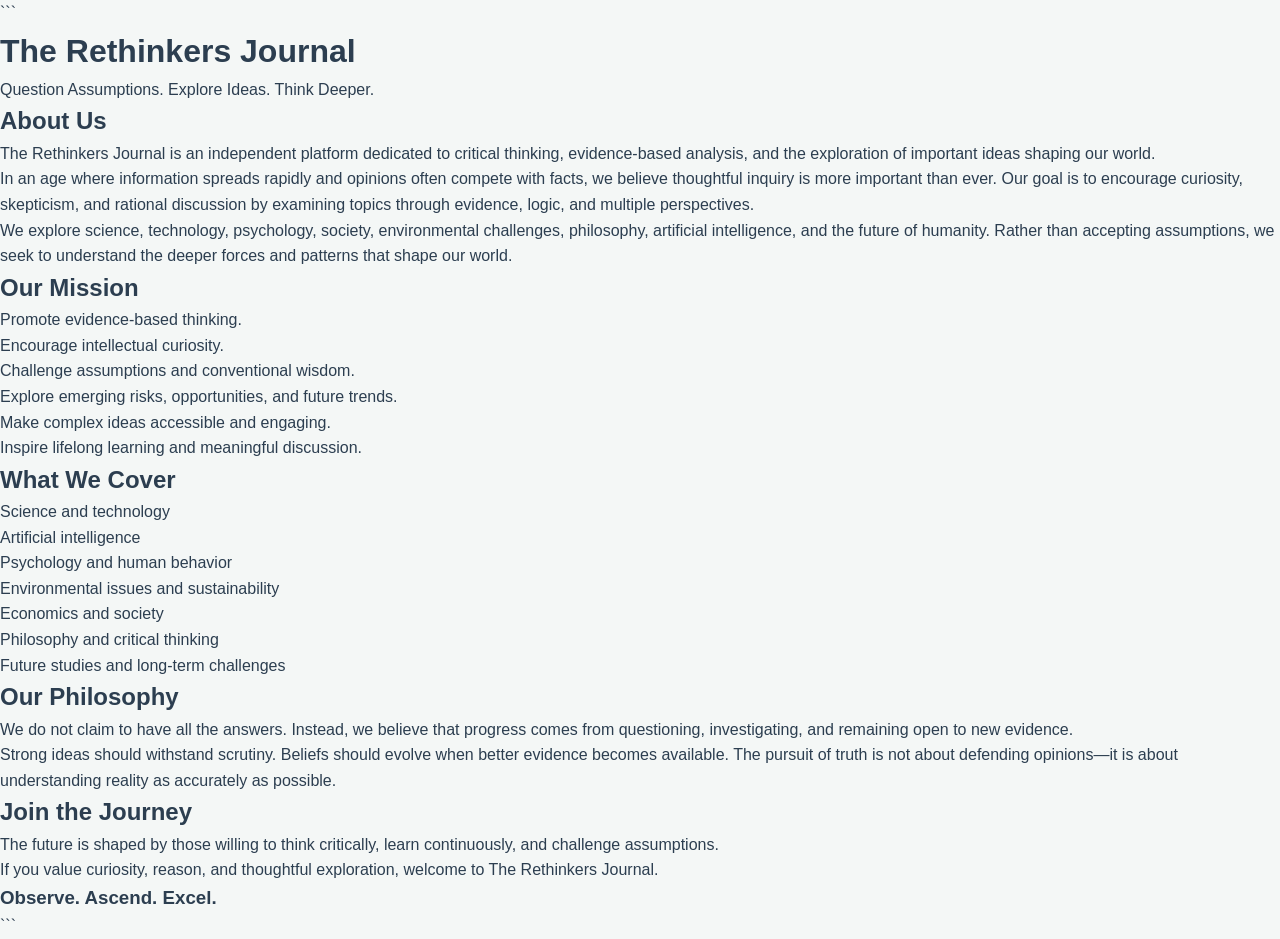
<file: about.html>
<!DOCTYPE html>

<html lang="en">
<head>
    <meta charset="UTF-8">
    <meta name="viewport" content="width=device-width, initial-scale=1.0">
    <title>About - The Rethinkers Journal</title>
    <link rel="stylesheet" href="style.css">
</head>
<body>

```
<header>
    <h1>The Rethinkers Journal</h1>
    <p>Question Assumptions. Explore Ideas. Think Deeper.</p>
</header>

<main>
    <section>
        <h2>About Us</h2>

        <p>
            The Rethinkers Journal is an independent platform dedicated to
            critical thinking, evidence-based analysis, and the exploration
            of important ideas shaping our world.
        </p>

        <p>
            In an age where information spreads rapidly and opinions often
            compete with facts, we believe thoughtful inquiry is more
            important than ever. Our goal is to encourage curiosity,
            skepticism, and rational discussion by examining topics through
            evidence, logic, and multiple perspectives.
        </p>

        <p>
            We explore science, technology, psychology, society,
            environmental challenges, philosophy, artificial intelligence,
            and the future of humanity. Rather than accepting assumptions,
            we seek to understand the deeper forces and patterns that shape
            our world.
        </p>
    </section>

    <section>
        <h2>Our Mission</h2>

        <ul>
            <li>Promote evidence-based thinking.</li>
            <li>Encourage intellectual curiosity.</li>
            <li>Challenge assumptions and conventional wisdom.</li>
            <li>Explore emerging risks, opportunities, and future trends.</li>
            <li>Make complex ideas accessible and engaging.</li>
            <li>Inspire lifelong learning and meaningful discussion.</li>
        </ul>
    </section>

    <section>
        <h2>What We Cover</h2>

        <ul>
            <li>Science and technology</li>
            <li>Artificial intelligence</li>
            <li>Psychology and human behavior</li>
            <li>Environmental issues and sustainability</li>
            <li>Economics and society</li>
            <li>Philosophy and critical thinking</li>
            <li>Future studies and long-term challenges</li>
        </ul>
    </section>

    <section>
        <h2>Our Philosophy</h2>

        <p>
            We do not claim to have all the answers. Instead, we believe
            that progress comes from questioning, investigating, and
            remaining open to new evidence.
        </p>

        <p>
            Strong ideas should withstand scrutiny. Beliefs should evolve
            when better evidence becomes available. The pursuit of truth is
            not about defending opinions—it is about understanding reality
            as accurately as possible.
        </p>
    </section>

    <section>
        <h2>Join the Journey</h2>

        <p>
            The future is shaped by those willing to think critically,
            learn continuously, and challenge assumptions.
        </p>

        <p>
            If you value curiosity, reason, and thoughtful exploration,
            welcome to The Rethinkers Journal.
        </p>

        <h3>Observe. Ascend. Excel.</h3>
    </section>
</main>
```

</body>
</html>
</file>
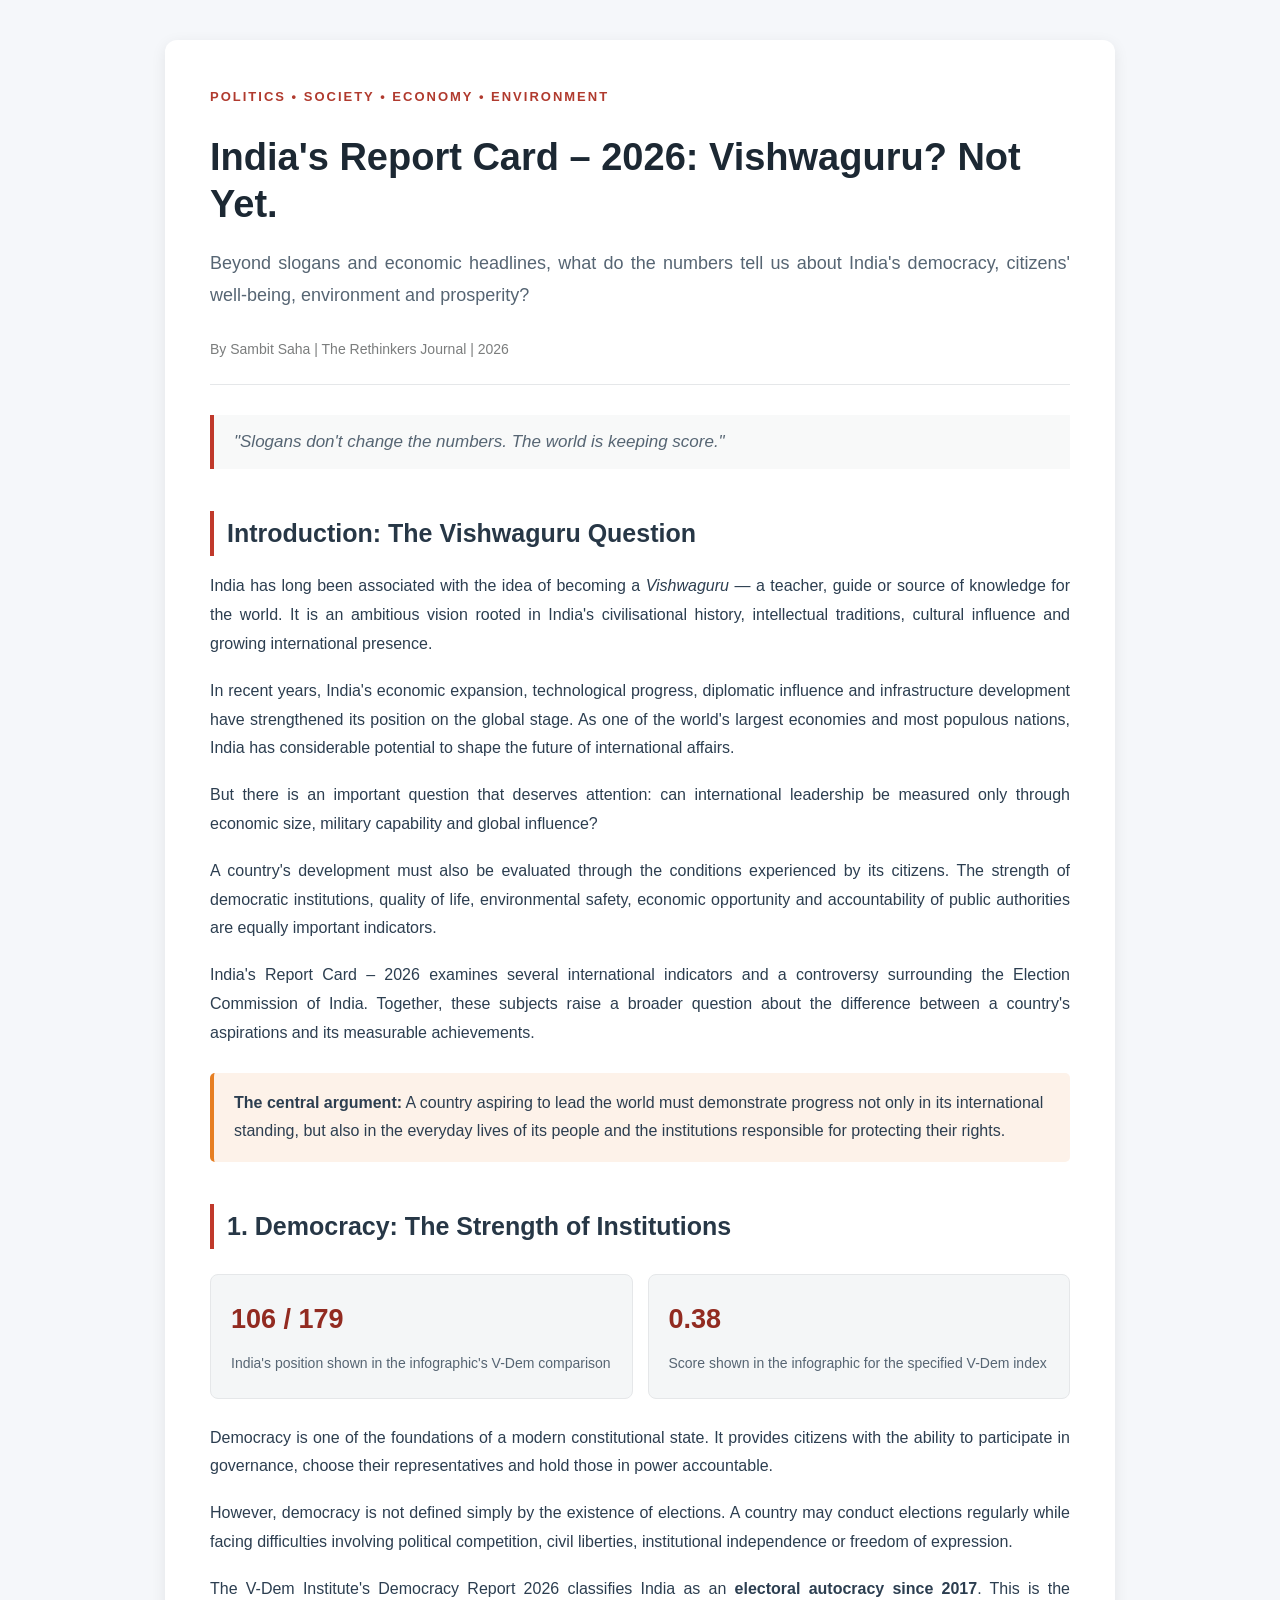
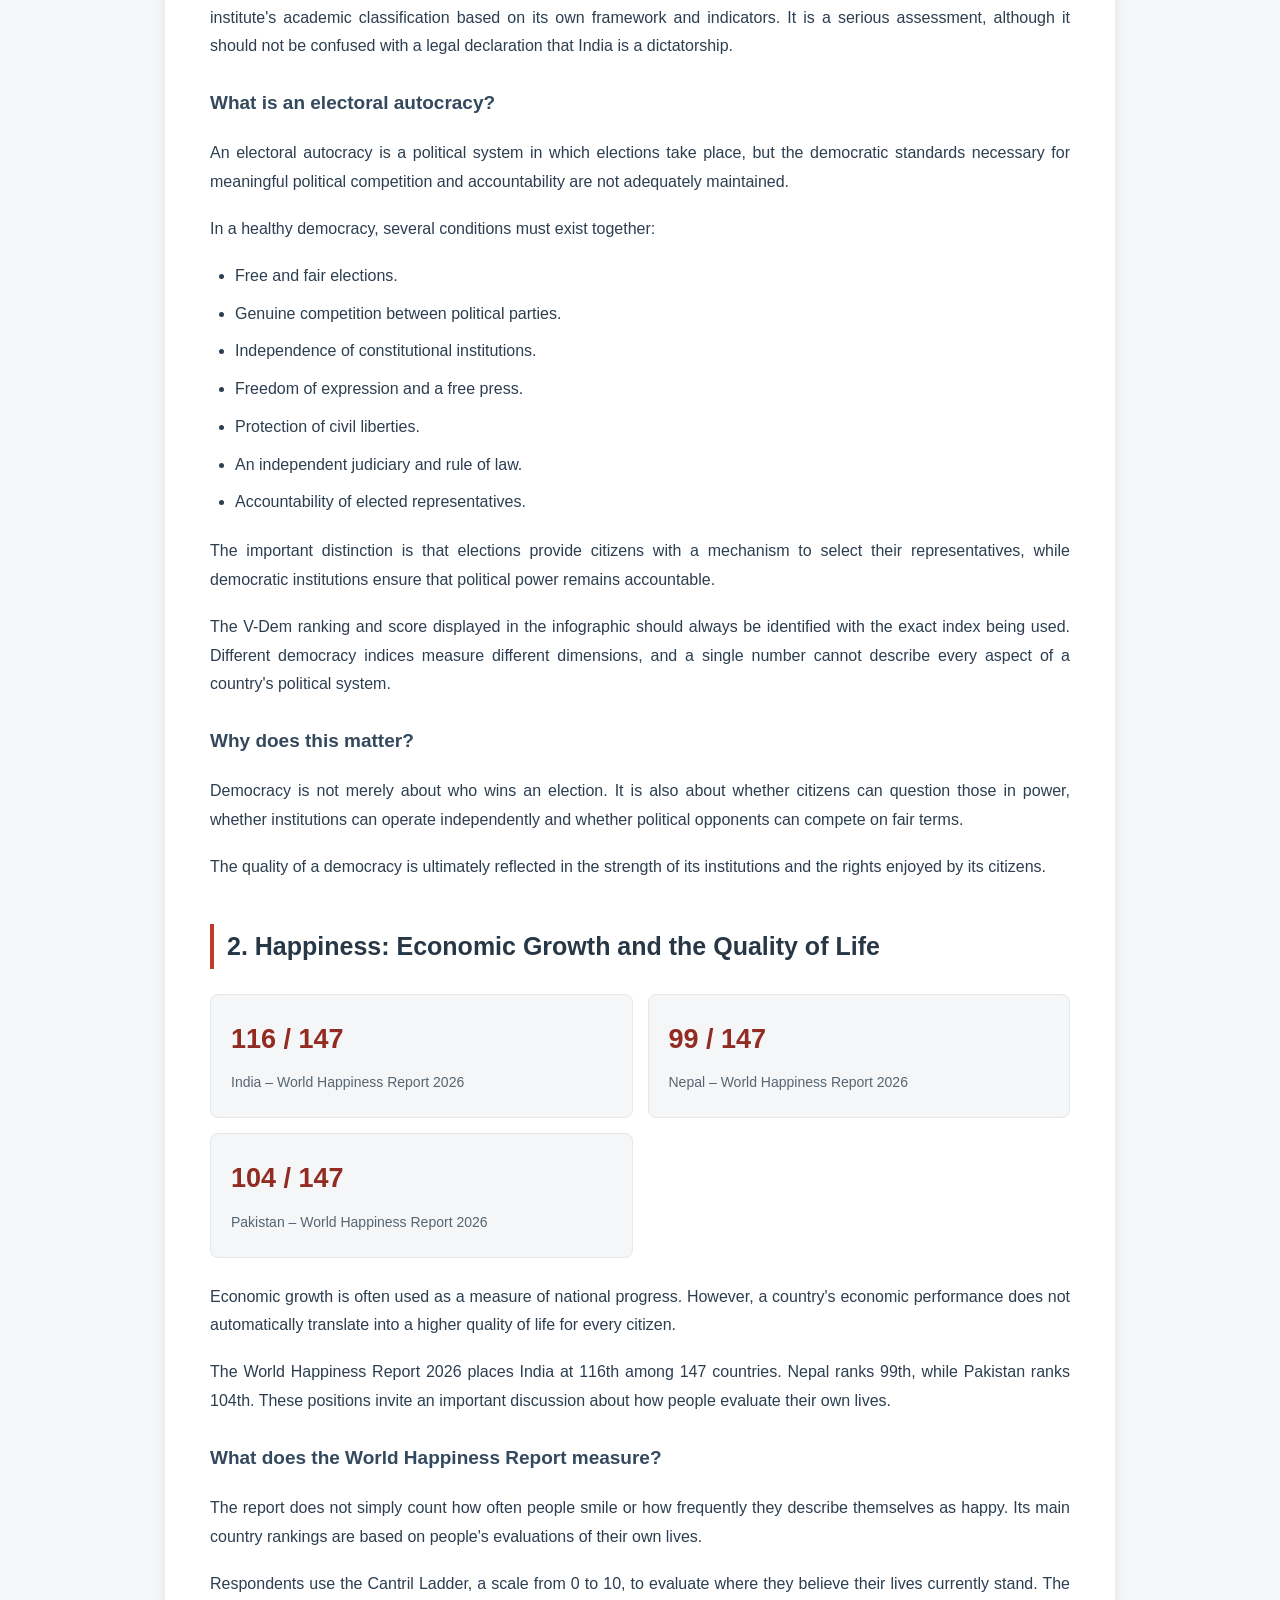
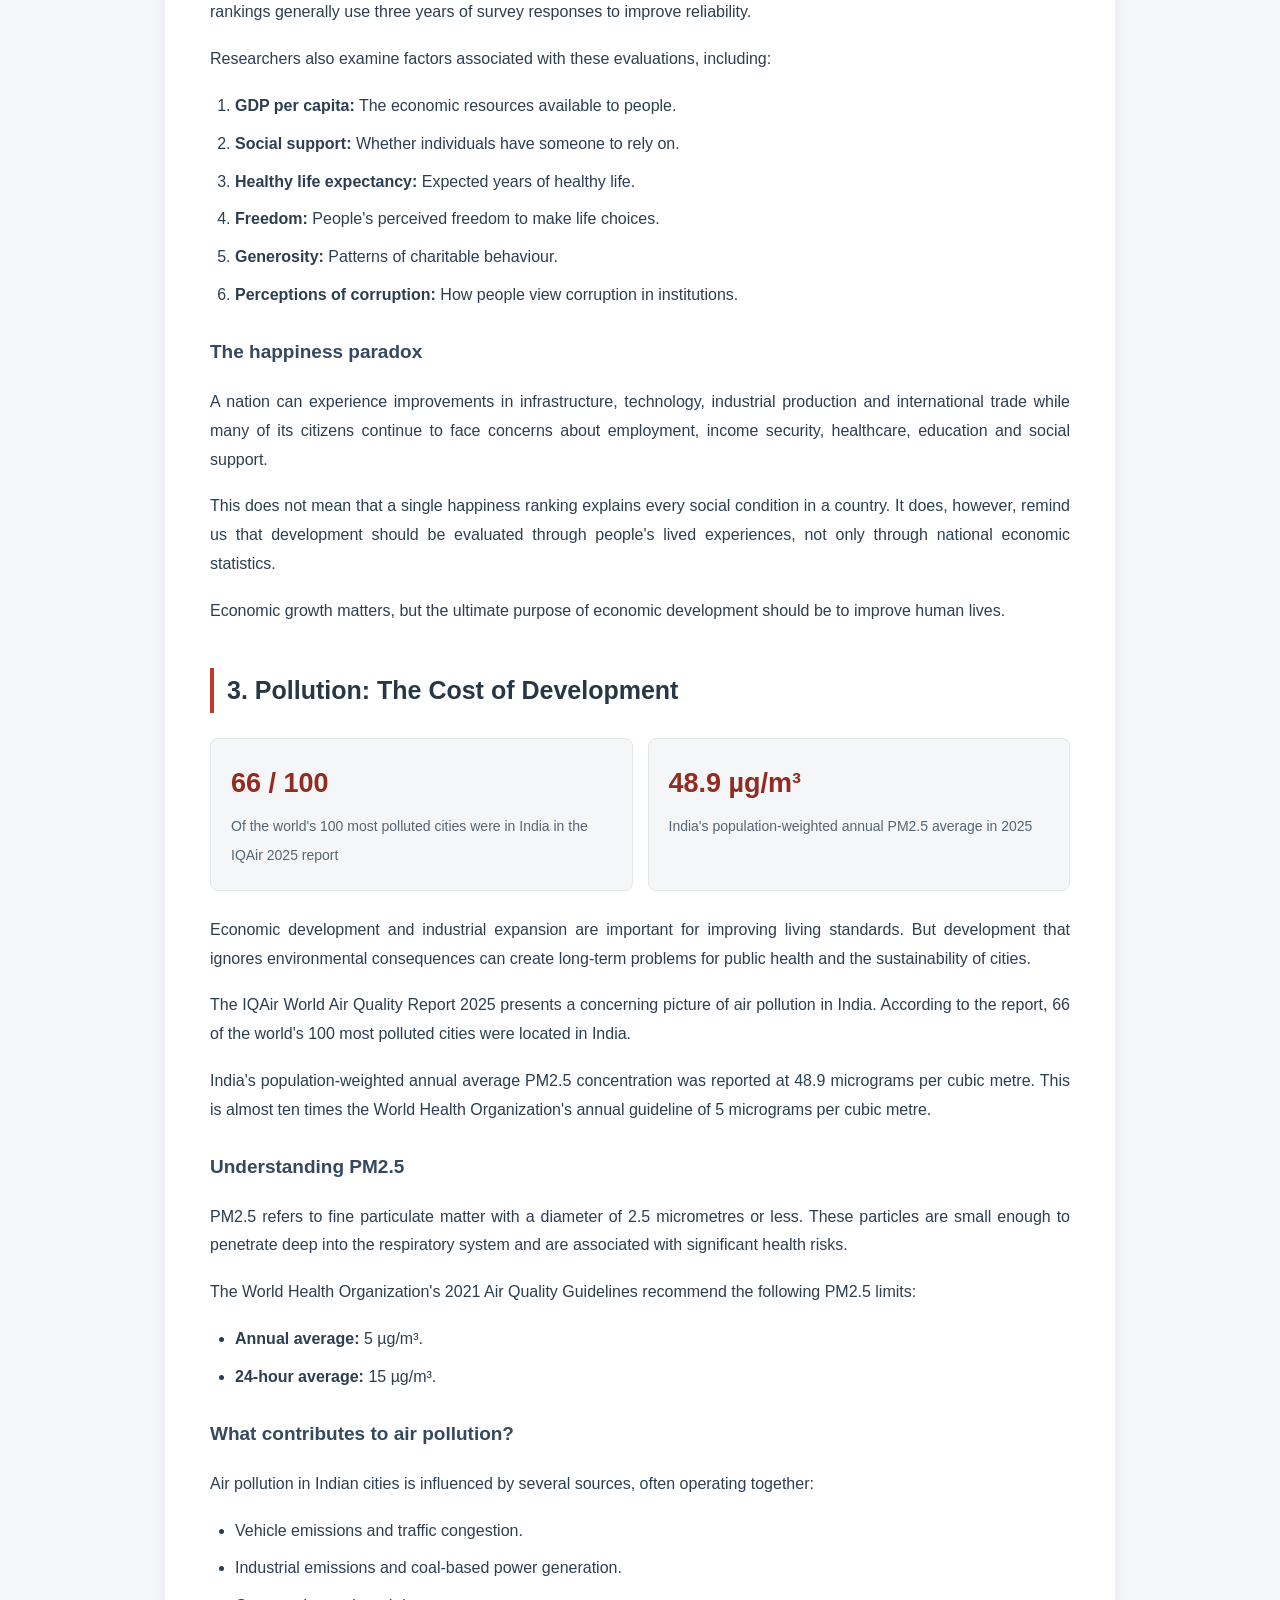
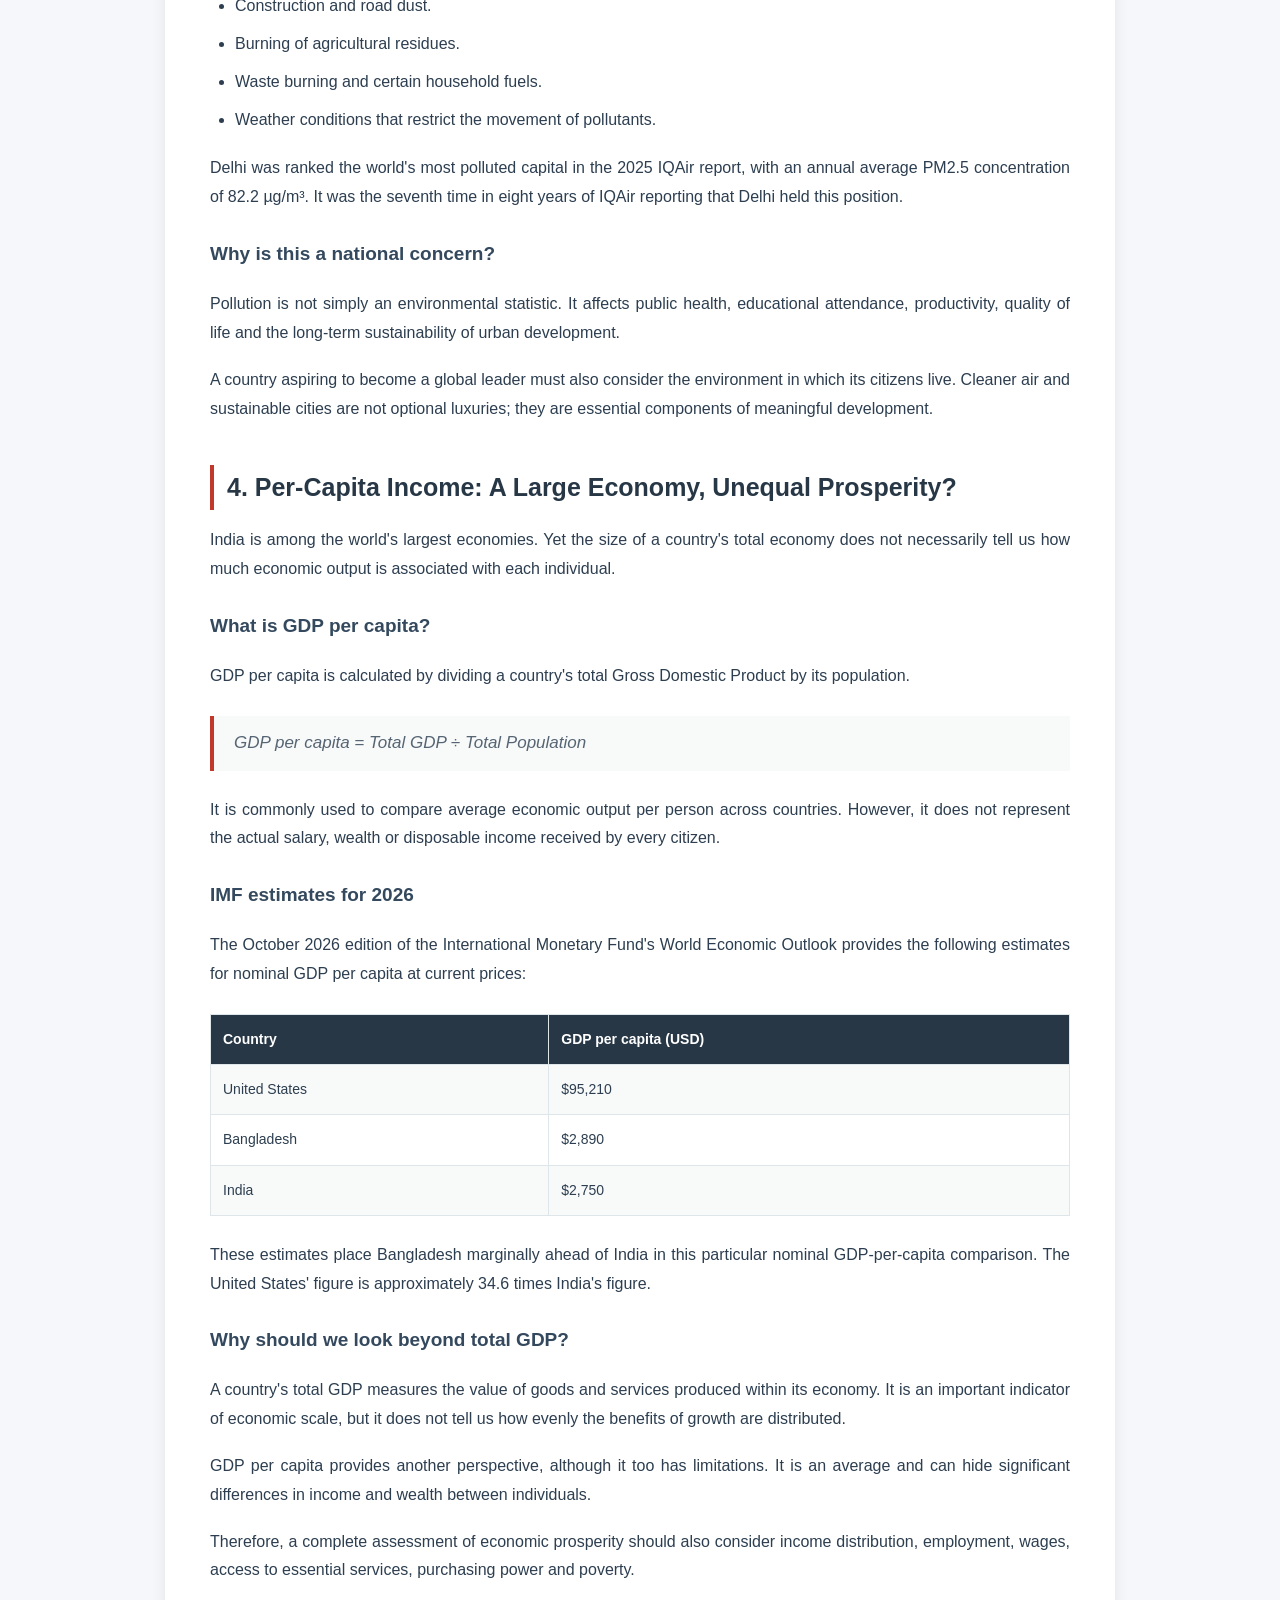
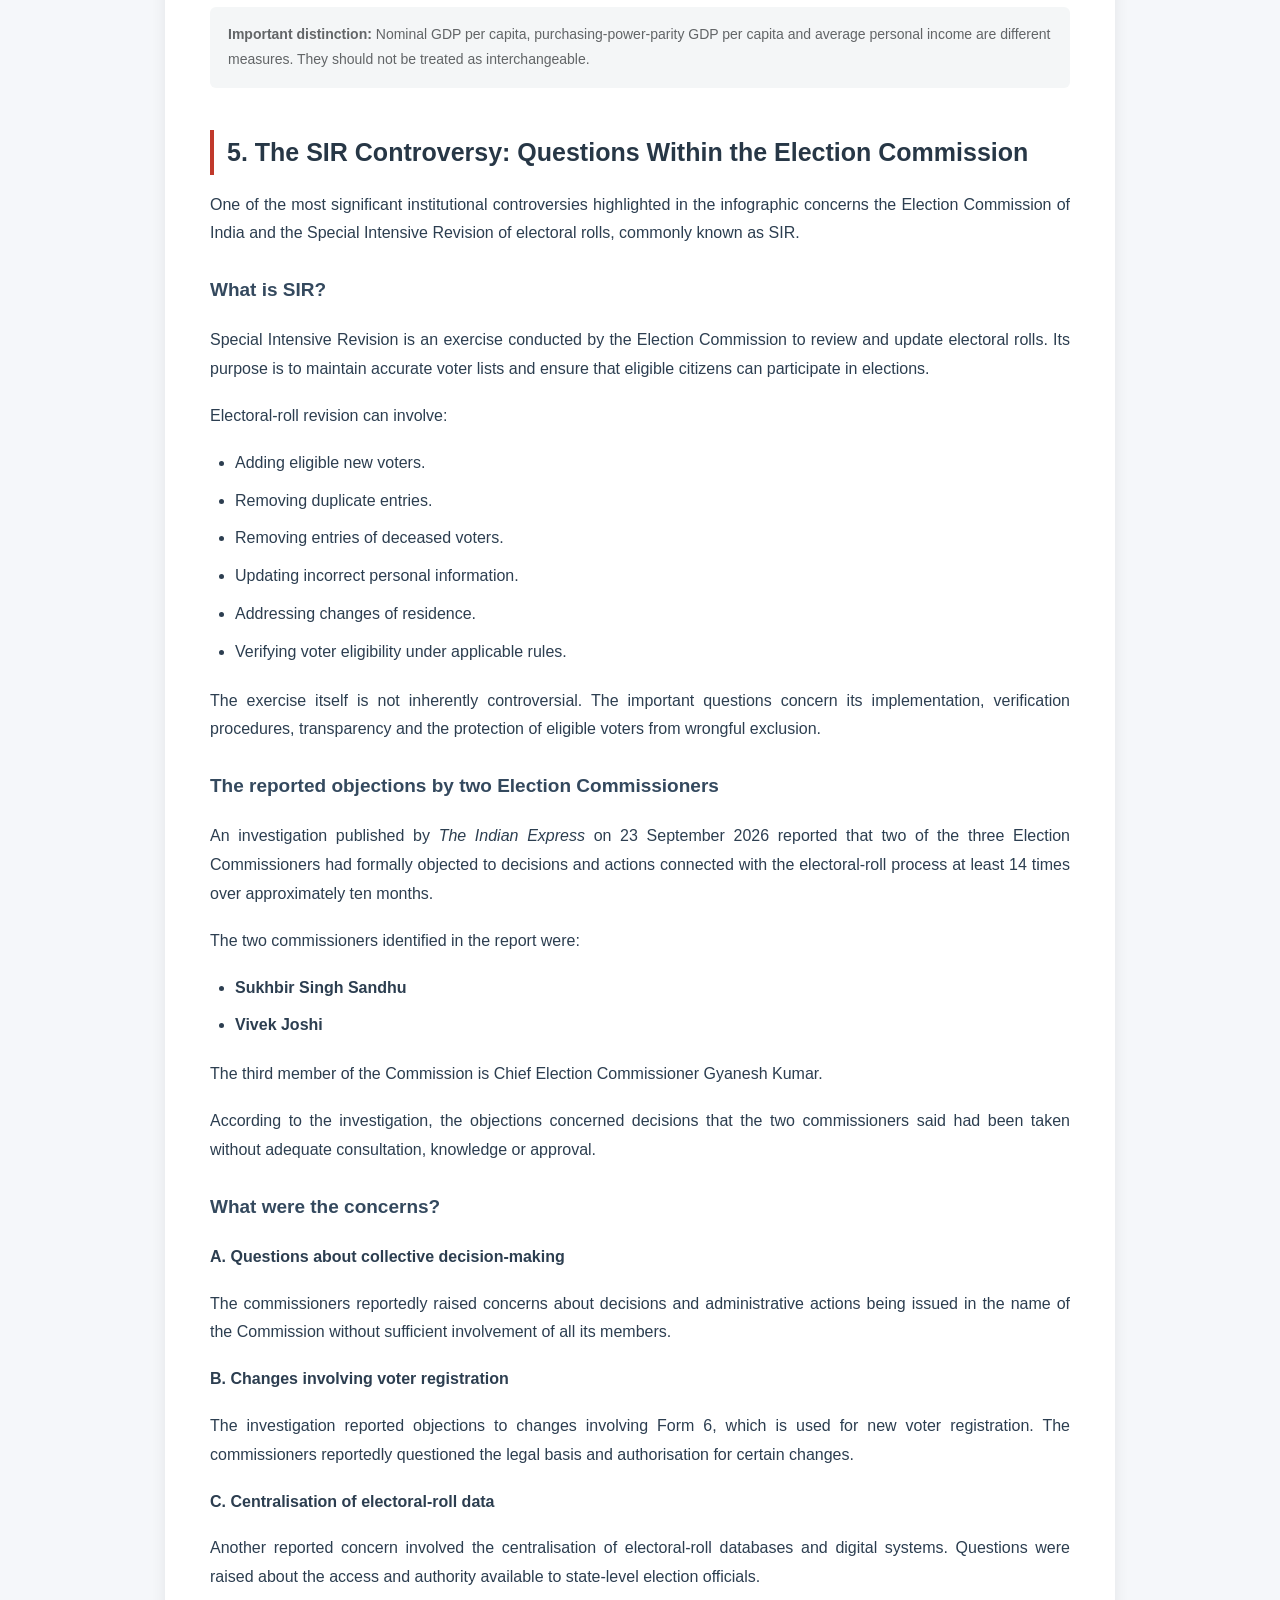
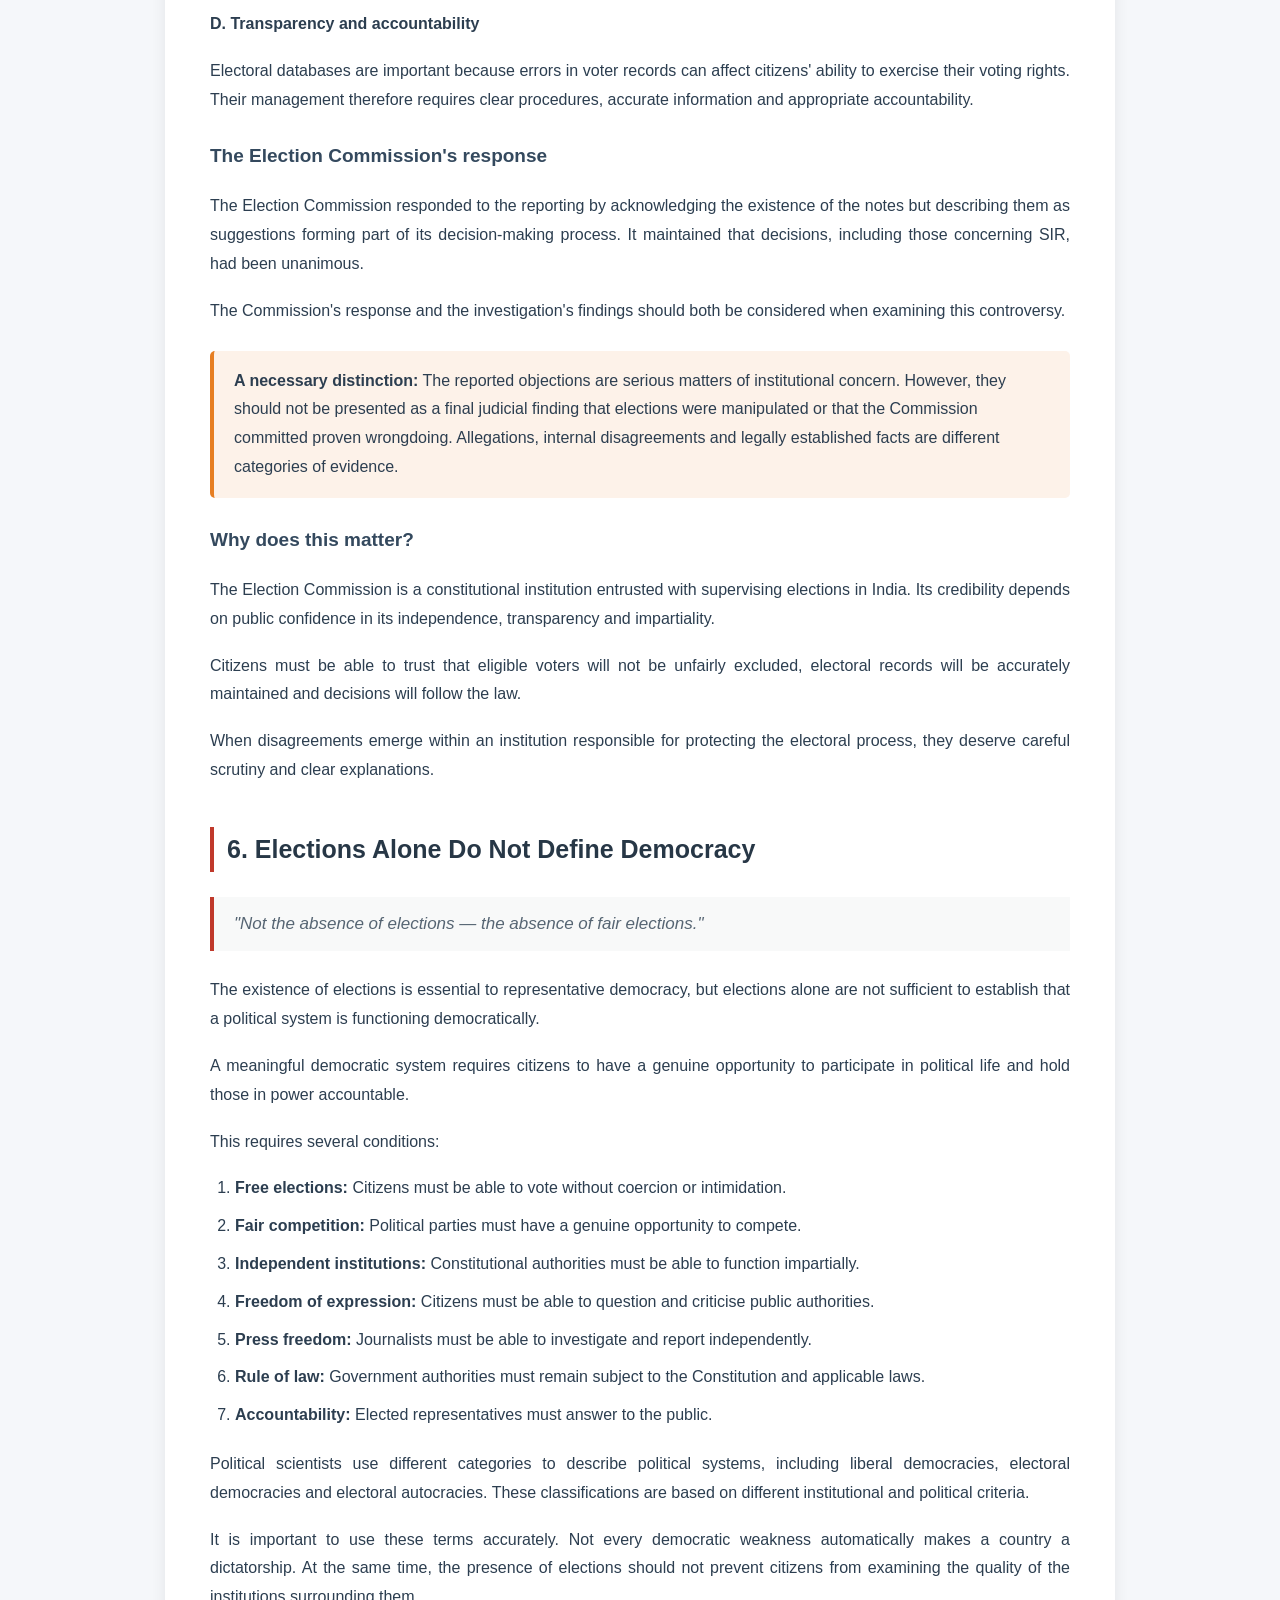
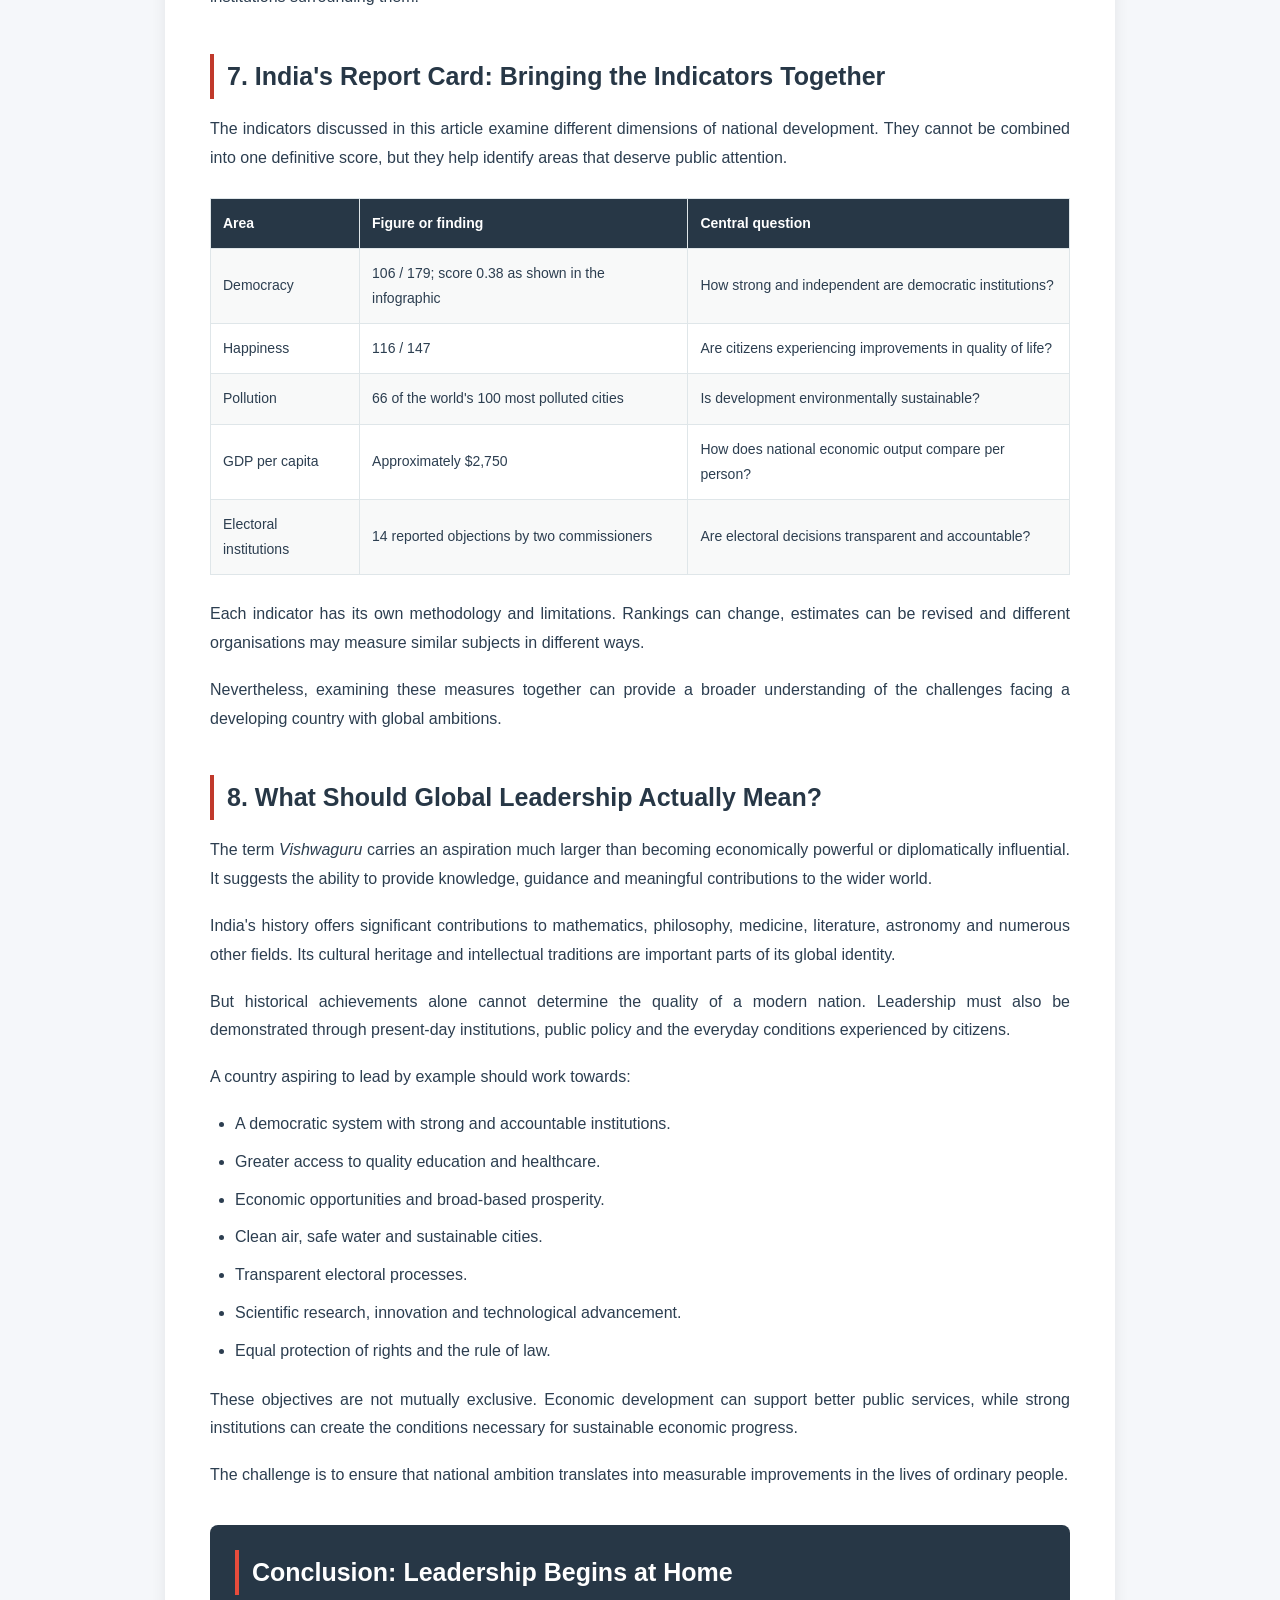
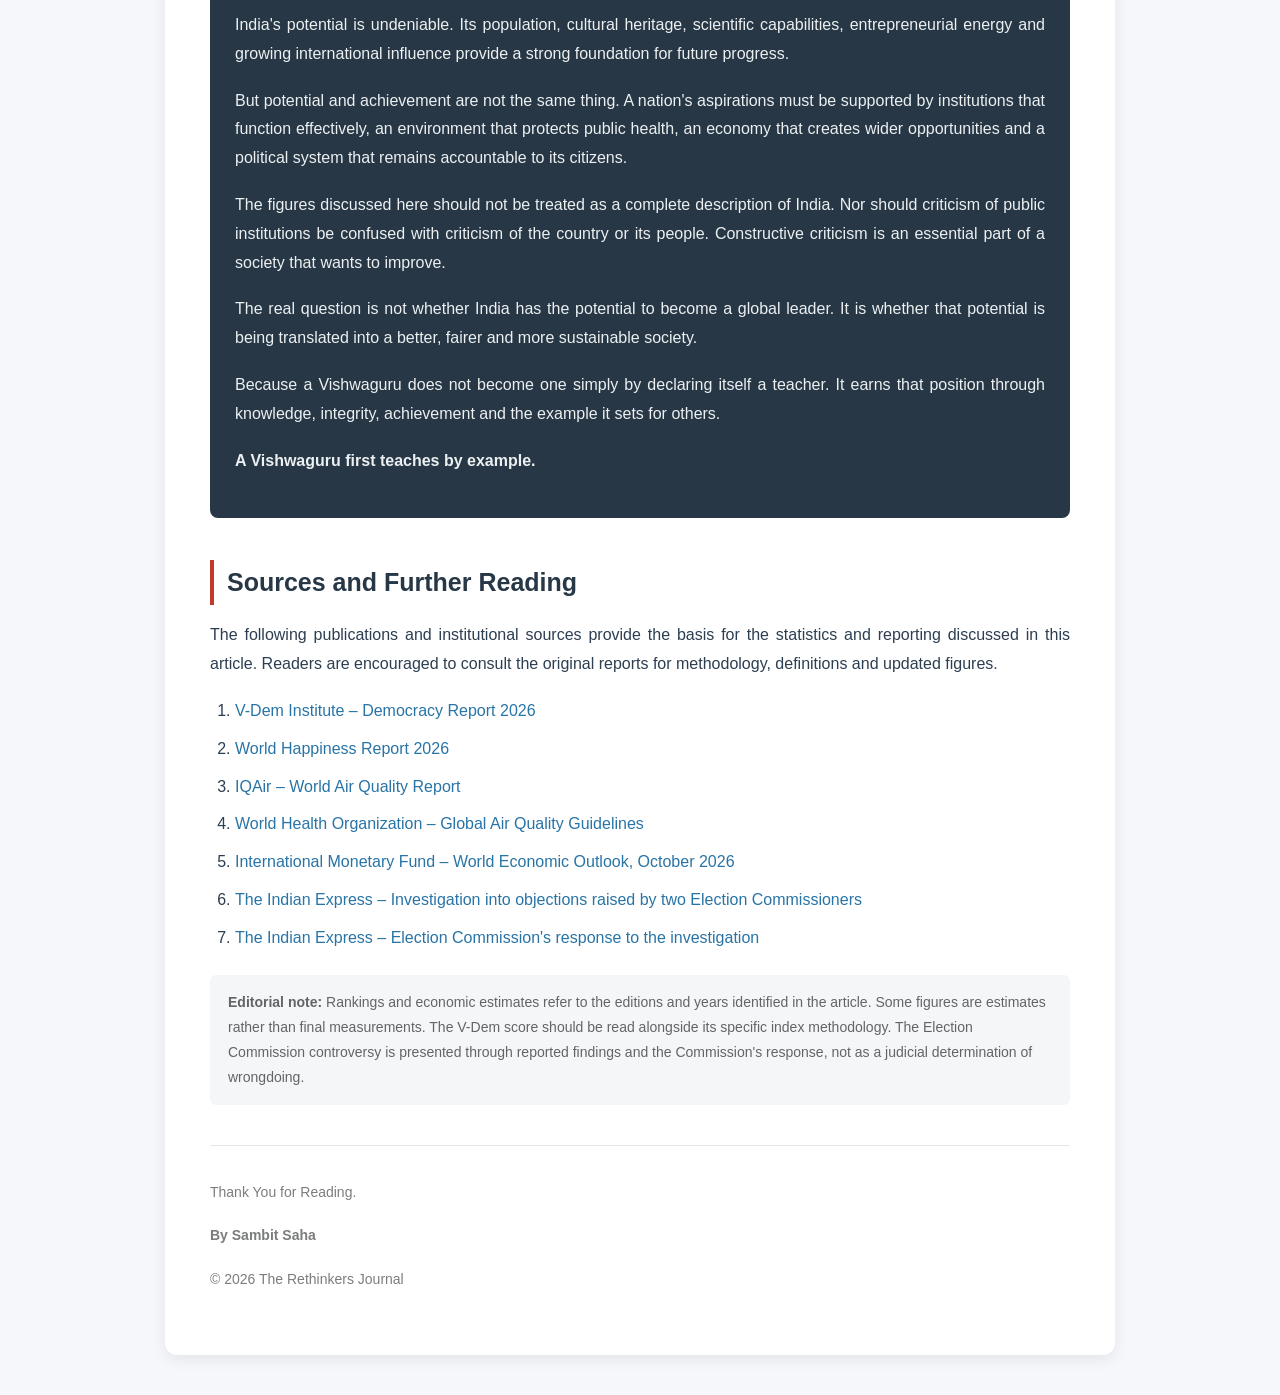
<file: articles.html>
<!DOCTYPE html>
<html lang="en">
<head>
    <meta charset="UTF-8">
    <meta name="viewport" content="width=device-width, initial-scale=1.0">

    <title>India's Report Card – 2026 | The Rethinkers Journal</title>

    <meta name="description" content="An examination of India's democracy, happiness, air pollution, economic prosperity and electoral institutions in 2026.">

    <style>
        * {
            box-sizing: border-box;
        }

        body {
            font-family: Arial, sans-serif;
            background: #f5f7fa;
            color: #2c3e50;
            line-height: 1.8;
            margin: 0;
            padding: 40px 20px;
        }

        .container {
            max-width: 950px;
            margin: auto;
            background: white;
            padding: 45px;
            border-radius: 12px;
            box-shadow: 0 4px 15px rgba(0,0,0,0.08);
        }

        .category {
            color: #b03a2e;
            font-size: 13px;
            font-weight: bold;
            text-transform: uppercase;
            letter-spacing: 2px;
            margin-bottom: 12px;
        }

        h1 {
            font-size: 38px;
            line-height: 1.25;
            color: #1c2833;
            margin-bottom: 15px;
        }

        .subtitle {
            font-size: 18px;
            color: #566573;
            margin-bottom: 25px;
        }

        .author {
            font-size: 14px;
            color: #7b7d7d;
            border-bottom: 1px solid #e5e7e9;
            padding-bottom: 22px;
            margin-bottom: 30px;
        }

        h2 {
            font-size: 25px;
            color: #273746;
            margin-top: 42px;
            margin-bottom: 15px;
            border-left: 4px solid #c0392b;
            padding-left: 13px;
        }

        h3 {
            font-size: 19px;
            color: #34495e;
            margin-top: 25px;
        }

        p {
            margin-bottom: 18px;
            text-align: justify;
        }

        ul, ol {
            padding-left: 25px;
            margin-bottom: 20px;
        }

        li {
            margin-bottom: 9px;
        }

        blockquote {
            border-left: 4px solid #c0392b;
            padding: 12px 20px;
            margin: 25px 0;
            background: #f8f9f9;
            color: #566573;
            font-style: italic;
            font-size: 17px;
        }

        .highlight {
            background: #fdf2e9;
            border-left: 4px solid #e67e22;
            padding: 16px 20px;
            margin: 25px 0;
            border-radius: 5px;
        }

        .stat-grid {
            display: grid;
            grid-template-columns: repeat(2, 1fr);
            gap: 15px;
            margin: 25px 0;
        }

        .stat-card {
            background: #f4f6f7;
            border: 1px solid #e5e7e9;
            padding: 20px;
            border-radius: 8px;
        }

        .stat-card strong {
            display: block;
            font-size: 27px;
            color: #922b21;
            margin-bottom: 5px;
        }

        .stat-card span {
            font-size: 14px;
            color: #566573;
        }

        table {
            width: 100%;
            border-collapse: collapse;
            margin: 25px 0;
            font-size: 14px;
        }

        th, td {
            border: 1px solid #dfe6e9;
            padding: 12px;
            text-align: left;
        }

        th {
            background: #273746;
            color: white;
        }

        tr:nth-child(even) {
            background: #f8f9f9;
        }

        .note {
            font-size: 14px;
            color: #626567;
            background: #f4f6f7;
            padding: 15px 18px;
            border-radius: 6px;
            margin: 22px 0;
        }

        .sources a {
            color: #2874a6;
            text-decoration: none;
        }

        .sources a:hover {
            text-decoration: underline;
        }

        .sources li {
            overflow-wrap: anywhere;
        }

        .conclusion {
            background: #273746;
            color: white;
            padding: 25px;
            border-radius: 8px;
            margin-top: 35px;
        }

        .conclusion h2 {
            color: white;
            border-left-color: #e74c3c;
            margin-top: 0;
        }

        .conclusion p {
            color: #ecf0f1;
        }

        .ending {
            text-align: center;
            color: #7b7d7d;
            margin-top: 40px;
            padding-top: 20px;
            border-top: 1px solid #e5e7e9;
            font-size: 14px;
        }

        @media (max-width: 650px) {
            body {
                padding: 15px 10px;
            }

            .container {
                padding: 25px 20px;
            }

            h1 {
                font-size: 29px;
            }

            h2 {
                font-size: 22px;
            }

            .stat-grid {
                grid-template-columns: 1fr;
            }

            table {
                font-size: 12px;
            }

            th, td {
                padding: 8px;
            }
        }
    </style>
</head>

<body>

<div class="container">

    <div class="category">Politics • Society • Economy • Environment</div>

    <h1>India's Report Card – 2026: Vishwaguru? Not Yet.</h1>

    <p class="subtitle">
        Beyond slogans and economic headlines, what do the numbers tell us
        about India's democracy, citizens' well-being, environment and prosperity?
    </p>

    <div class="author">
        By Sambit Saha | The Rethinkers Journal | 2026
    </div>

    <blockquote>
        "Slogans don't change the numbers. The world is keeping score."
    </blockquote>

    <h2>Introduction: The Vishwaguru Question</h2>

    <p>
        India has long been associated with the idea of becoming a
        <em>Vishwaguru</em> — a teacher, guide or source of knowledge for
        the world. It is an ambitious vision rooted in India's civilisational
        history, intellectual traditions, cultural influence and growing
        international presence.
    </p>

    <p>
        In recent years, India's economic expansion, technological progress,
        diplomatic influence and infrastructure development have strengthened
        its position on the global stage. As one of the world's largest
        economies and most populous nations, India has considerable potential
        to shape the future of international affairs.
    </p>

    <p>
        But there is an important question that deserves attention:
        can international leadership be measured only through economic size,
        military capability and global influence?
    </p>

    <p>
        A country's development must also be evaluated through the conditions
        experienced by its citizens. The strength of democratic institutions,
        quality of life, environmental safety, economic opportunity and
        accountability of public authorities are equally important indicators.
    </p>

    <p>
        India's Report Card – 2026 examines several international indicators
        and a controversy surrounding the Election Commission of India.
        Together, these subjects raise a broader question about the difference
        between a country's aspirations and its measurable achievements.
    </p>

    <div class="highlight">
        <strong>The central argument:</strong> A country aspiring to lead the
        world must demonstrate progress not only in its international standing,
        but also in the everyday lives of its people and the institutions
        responsible for protecting their rights.
    </div>


    <h2>1. Democracy: The Strength of Institutions</h2>

    <div class="stat-grid">
        <div class="stat-card">
            <strong>106 / 179</strong>
            <span>India's position shown in the infographic's V-Dem comparison</span>
        </div>

        <div class="stat-card">
            <strong>0.38</strong>
            <span>Score shown in the infographic for the specified V-Dem index</span>
        </div>
    </div>

    <p>
        Democracy is one of the foundations of a modern constitutional state.
        It provides citizens with the ability to participate in governance,
        choose their representatives and hold those in power accountable.
    </p>

    <p>
        However, democracy is not defined simply by the existence of elections.
        A country may conduct elections regularly while facing difficulties
        involving political competition, civil liberties, institutional
        independence or freedom of expression.
    </p>

    <p>
        The V-Dem Institute's Democracy Report 2026 classifies India as an
        <strong>electoral autocracy since 2017</strong>. This is the institute's
        academic classification based on its own framework and indicators.
        It is a serious assessment, although it should not be confused with
        a legal declaration that India is a dictatorship.
    </p>

    <h3>What is an electoral autocracy?</h3>

    <p>
        An electoral autocracy is a political system in which elections take
        place, but the democratic standards necessary for meaningful political
        competition and accountability are not adequately maintained.
    </p>

    <p>
        In a healthy democracy, several conditions must exist together:
    </p>

    <ul>
        <li>Free and fair elections.</li>
        <li>Genuine competition between political parties.</li>
        <li>Independence of constitutional institutions.</li>
        <li>Freedom of expression and a free press.</li>
        <li>Protection of civil liberties.</li>
        <li>An independent judiciary and rule of law.</li>
        <li>Accountability of elected representatives.</li>
    </ul>

    <p>
        The important distinction is that elections provide citizens with
        a mechanism to select their representatives, while democratic
        institutions ensure that political power remains accountable.
    </p>

    <p>
        The V-Dem ranking and score displayed in the infographic should
        always be identified with the exact index being used. Different
        democracy indices measure different dimensions, and a single
        number cannot describe every aspect of a country's political system.
    </p>

    <h3>Why does this matter?</h3>

    <p>
        Democracy is not merely about who wins an election. It is also about
        whether citizens can question those in power, whether institutions
        can operate independently and whether political opponents can
        compete on fair terms.
    </p>

    <p>
        The quality of a democracy is ultimately reflected in the strength
        of its institutions and the rights enjoyed by its citizens.
    </p>


    <h2>2. Happiness: Economic Growth and the Quality of Life</h2>

    <div class="stat-grid">
        <div class="stat-card">
            <strong>116 / 147</strong>
            <span>India – World Happiness Report 2026</span>
        </div>

        <div class="stat-card">
            <strong>99 / 147</strong>
            <span>Nepal – World Happiness Report 2026</span>
        </div>

        <div class="stat-card">
            <strong>104 / 147</strong>
            <span>Pakistan – World Happiness Report 2026</span>
        </div>
    </div>

    <p>
        Economic growth is often used as a measure of national progress.
        However, a country's economic performance does not automatically
        translate into a higher quality of life for every citizen.
    </p>

    <p>
        The World Happiness Report 2026 places India at 116th among
        147 countries. Nepal ranks 99th, while Pakistan ranks 104th.
        These positions invite an important discussion about how people
        evaluate their own lives.
    </p>

    <h3>What does the World Happiness Report measure?</h3>

    <p>
        The report does not simply count how often people smile or how
        frequently they describe themselves as happy. Its main country
        rankings are based on people's evaluations of their own lives.
    </p>

    <p>
        Respondents use the Cantril Ladder, a scale from 0 to 10, to
        evaluate where they believe their lives currently stand.
        The rankings generally use three years of survey responses
        to improve reliability.
    </p>

    <p>
        Researchers also examine factors associated with these evaluations,
        including:
    </p>

    <ol>
        <li><strong>GDP per capita:</strong> The economic resources available to people.</li>
        <li><strong>Social support:</strong> Whether individuals have someone to rely on.</li>
        <li><strong>Healthy life expectancy:</strong> Expected years of healthy life.</li>
        <li><strong>Freedom:</strong> People's perceived freedom to make life choices.</li>
        <li><strong>Generosity:</strong> Patterns of charitable behaviour.</li>
        <li><strong>Perceptions of corruption:</strong> How people view corruption in institutions.</li>
    </ol>

    <h3>The happiness paradox</h3>

    <p>
        A nation can experience improvements in infrastructure, technology,
        industrial production and international trade while many of its
        citizens continue to face concerns about employment, income security,
        healthcare, education and social support.
    </p>

    <p>
        This does not mean that a single happiness ranking explains every
        social condition in a country. It does, however, remind us that
        development should be evaluated through people's lived experiences,
        not only through national economic statistics.
    </p>

    <p>
        Economic growth matters, but the ultimate purpose of economic
        development should be to improve human lives.
    </p>


    <h2>3. Pollution: The Cost of Development</h2>

    <div class="stat-grid">
        <div class="stat-card">
            <strong>66 / 100</strong>
            <span>Of the world's 100 most polluted cities were in India in the IQAir 2025 report</span>
        </div>

        <div class="stat-card">
            <strong>48.9 µg/m³</strong>
            <span>India's population-weighted annual PM2.5 average in 2025</span>
        </div>
    </div>

    <p>
        Economic development and industrial expansion are important for
        improving living standards. But development that ignores environmental
        consequences can create long-term problems for public health and
        the sustainability of cities.
    </p>

    <p>
        The IQAir World Air Quality Report 2025 presents a concerning
        picture of air pollution in India. According to the report,
        66 of the world's 100 most polluted cities were located in India.
    </p>

    <p>
        India's population-weighted annual average PM2.5 concentration
        was reported at 48.9 micrograms per cubic metre. This is almost
        ten times the World Health Organization's annual guideline of
        5 micrograms per cubic metre.
    </p>

    <h3>Understanding PM2.5</h3>

    <p>
        PM2.5 refers to fine particulate matter with a diameter of
        2.5 micrometres or less. These particles are small enough to
        penetrate deep into the respiratory system and are associated
        with significant health risks.
    </p>

    <p>
        The World Health Organization's 2021 Air Quality Guidelines
        recommend the following PM2.5 limits:
    </p>

    <ul>
        <li><strong>Annual average:</strong> 5 µg/m³.</li>
        <li><strong>24-hour average:</strong> 15 µg/m³.</li>
    </ul>

    <h3>What contributes to air pollution?</h3>

    <p>
        Air pollution in Indian cities is influenced by several sources,
        often operating together:
    </p>

    <ul>
        <li>Vehicle emissions and traffic congestion.</li>
        <li>Industrial emissions and coal-based power generation.</li>
        <li>Construction and road dust.</li>
        <li>Burning of agricultural residues.</li>
        <li>Waste burning and certain household fuels.</li>
        <li>Weather conditions that restrict the movement of pollutants.</li>
    </ul>

    <p>
        Delhi was ranked the world's most polluted capital in the
        2025 IQAir report, with an annual average PM2.5 concentration
        of 82.2 µg/m³. It was the seventh time in eight years of
        IQAir reporting that Delhi held this position.
    </p>

    <h3>Why is this a national concern?</h3>

    <p>
        Pollution is not simply an environmental statistic. It affects
        public health, educational attendance, productivity, quality of
        life and the long-term sustainability of urban development.
    </p>

    <p>
        A country aspiring to become a global leader must also consider
        the environment in which its citizens live. Cleaner air and
        sustainable cities are not optional luxuries; they are essential
        components of meaningful development.
    </p>


    <h2>4. Per-Capita Income: A Large Economy, Unequal Prosperity?</h2>

    <p>
        India is among the world's largest economies. Yet the size of
        a country's total economy does not necessarily tell us how much
        economic output is associated with each individual.
    </p>

    <h3>What is GDP per capita?</h3>

    <p>
        GDP per capita is calculated by dividing a country's total
        Gross Domestic Product by its population.
    </p>

    <blockquote>
        GDP per capita = Total GDP ÷ Total Population
    </blockquote>

    <p>
        It is commonly used to compare average economic output per person
        across countries. However, it does not represent the actual salary,
        wealth or disposable income received by every citizen.
    </p>

    <h3>IMF estimates for 2026</h3>

    <p>
        The October 2026 edition of the International Monetary Fund's
        World Economic Outlook provides the following estimates for
        nominal GDP per capita at current prices:
    </p>

    <table>
        <tr>
            <th>Country</th>
            <th>GDP per capita (USD)</th>
        </tr>
        <tr>
            <td>United States</td>
            <td>$95,210</td>
        </tr>
        <tr>
            <td>Bangladesh</td>
            <td>$2,890</td>
        </tr>
        <tr>
            <td>India</td>
            <td>$2,750</td>
        </tr>
    </table>

    <p>
        These estimates place Bangladesh marginally ahead of India
        in this particular nominal GDP-per-capita comparison.
        The United States' figure is approximately 34.6 times
        India's figure.
    </p>

    <h3>Why should we look beyond total GDP?</h3>

    <p>
        A country's total GDP measures the value of goods and services
        produced within its economy. It is an important indicator of
        economic scale, but it does not tell us how evenly the benefits
        of growth are distributed.
    </p>

    <p>
        GDP per capita provides another perspective, although it too
        has limitations. It is an average and can hide significant
        differences in income and wealth between individuals.
    </p>

    <p>
        Therefore, a complete assessment of economic prosperity should
        also consider income distribution, employment, wages, access
        to essential services, purchasing power and poverty.
    </p>

    <div class="note">
        <strong>Important distinction:</strong> Nominal GDP per capita,
        purchasing-power-parity GDP per capita and average personal income
        are different measures. They should not be treated as interchangeable.
    </div>


    <h2>5. The SIR Controversy: Questions Within the Election Commission</h2>

    <p>
        One of the most significant institutional controversies highlighted
        in the infographic concerns the Election Commission of India and
        the Special Intensive Revision of electoral rolls, commonly known
        as SIR.
    </p>

    <h3>What is SIR?</h3>

    <p>
        Special Intensive Revision is an exercise conducted by the
        Election Commission to review and update electoral rolls.
        Its purpose is to maintain accurate voter lists and ensure that
        eligible citizens can participate in elections.
    </p>

    <p>
        Electoral-roll revision can involve:
    </p>

    <ul>
        <li>Adding eligible new voters.</li>
        <li>Removing duplicate entries.</li>
        <li>Removing entries of deceased voters.</li>
        <li>Updating incorrect personal information.</li>
        <li>Addressing changes of residence.</li>
        <li>Verifying voter eligibility under applicable rules.</li>
    </ul>

    <p>
        The exercise itself is not inherently controversial.
        The important questions concern its implementation, verification
        procedures, transparency and the protection of eligible voters
        from wrongful exclusion.
    </p>

    <h3>The reported objections by two Election Commissioners</h3>

    <p>
        An investigation published by <em>The Indian Express</em> on
        23 September 2026 reported that two of the three Election
        Commissioners had formally objected to decisions and actions
        connected with the electoral-roll process at least 14 times
        over approximately ten months.
    </p>

    <p>
        The two commissioners identified in the report were:
    </p>

    <ul>
        <li><strong>Sukhbir Singh Sandhu</strong></li>
        <li><strong>Vivek Joshi</strong></li>
    </ul>

    <p>
        The third member of the Commission is Chief Election Commissioner
        Gyanesh Kumar.
    </p>

    <p>
        According to the investigation, the objections concerned decisions
        that the two commissioners said had been taken without adequate
        consultation, knowledge or approval.
    </p>

    <h3>What were the concerns?</h3>

    <p><strong>A. Questions about collective decision-making</strong></p>

    <p>
        The commissioners reportedly raised concerns about decisions and
        administrative actions being issued in the name of the Commission
        without sufficient involvement of all its members.
    </p>

    <p><strong>B. Changes involving voter registration</strong></p>

    <p>
        The investigation reported objections to changes involving Form 6,
        which is used for new voter registration. The commissioners
        reportedly questioned the legal basis and authorisation for
        certain changes.
    </p>

    <p><strong>C. Centralisation of electoral-roll data</strong></p>

    <p>
        Another reported concern involved the centralisation of electoral-roll
        databases and digital systems. Questions were raised about the
        access and authority available to state-level election officials.
    </p>

    <p><strong>D. Transparency and accountability</strong></p>

    <p>
        Electoral databases are important because errors in voter records
        can affect citizens' ability to exercise their voting rights.
        Their management therefore requires clear procedures, accurate
        information and appropriate accountability.
    </p>

    <h3>The Election Commission's response</h3>

    <p>
        The Election Commission responded to the reporting by acknowledging
        the existence of the notes but describing them as suggestions
        forming part of its decision-making process. It maintained that
        decisions, including those concerning SIR, had been unanimous.
    </p>

    <p>
        The Commission's response and the investigation's findings should
        both be considered when examining this controversy.
    </p>

    <div class="highlight">
        <strong>A necessary distinction:</strong> The reported objections
        are serious matters of institutional concern. However, they should
        not be presented as a final judicial finding that elections were
        manipulated or that the Commission committed proven wrongdoing.
        Allegations, internal disagreements and legally established facts
        are different categories of evidence.
    </div>

    <h3>Why does this matter?</h3>

    <p>
        The Election Commission is a constitutional institution entrusted
        with supervising elections in India. Its credibility depends on
        public confidence in its independence, transparency and impartiality.
    </p>

    <p>
        Citizens must be able to trust that eligible voters will not be
        unfairly excluded, electoral records will be accurately maintained
        and decisions will follow the law.
    </p>

    <p>
        When disagreements emerge within an institution responsible for
        protecting the electoral process, they deserve careful scrutiny
        and clear explanations.
    </p>


    <h2>6. Elections Alone Do Not Define Democracy</h2>

    <blockquote>
        "Not the absence of elections — the absence of fair elections."
    </blockquote>

    <p>
        The existence of elections is essential to representative democracy,
        but elections alone are not sufficient to establish that a political
        system is functioning democratically.
    </p>

    <p>
        A meaningful democratic system requires citizens to have a genuine
        opportunity to participate in political life and hold those in
        power accountable.
    </p>

    <p>
        This requires several conditions:
    </p>

    <ol>
        <li><strong>Free elections:</strong> Citizens must be able to vote without coercion or intimidation.</li>
        <li><strong>Fair competition:</strong> Political parties must have a genuine opportunity to compete.</li>
        <li><strong>Independent institutions:</strong> Constitutional authorities must be able to function impartially.</li>
        <li><strong>Freedom of expression:</strong> Citizens must be able to question and criticise public authorities.</li>
        <li><strong>Press freedom:</strong> Journalists must be able to investigate and report independently.</li>
        <li><strong>Rule of law:</strong> Government authorities must remain subject to the Constitution and applicable laws.</li>
        <li><strong>Accountability:</strong> Elected representatives must answer to the public.</li>
    </ol>

    <p>
        Political scientists use different categories to describe political
        systems, including liberal democracies, electoral democracies and
        electoral autocracies. These classifications are based on different
        institutional and political criteria.
    </p>

    <p>
        It is important to use these terms accurately. Not every democratic
        weakness automatically makes a country a dictatorship. At the same
        time, the presence of elections should not prevent citizens from
        examining the quality of the institutions surrounding them.
    </p>


    <h2>7. India's Report Card: Bringing the Indicators Together</h2>

    <p>
        The indicators discussed in this article examine different
        dimensions of national development. They cannot be combined into
        one definitive score, but they help identify areas that deserve
        public attention.
    </p>

    <table>
        <tr>
            <th>Area</th>
            <th>Figure or finding</th>
            <th>Central question</th>
        </tr>

        <tr>
            <td>Democracy</td>
            <td>106 / 179; score 0.38 as shown in the infographic</td>
            <td>How strong and independent are democratic institutions?</td>
        </tr>

        <tr>
            <td>Happiness</td>
            <td>116 / 147</td>
            <td>Are citizens experiencing improvements in quality of life?</td>
        </tr>

        <tr>
            <td>Pollution</td>
            <td>66 of the world's 100 most polluted cities</td>
            <td>Is development environmentally sustainable?</td>
        </tr>

        <tr>
            <td>GDP per capita</td>
            <td>Approximately $2,750</td>
            <td>How does national economic output compare per person?</td>
        </tr>

        <tr>
            <td>Electoral institutions</td>
            <td>14 reported objections by two commissioners</td>
            <td>Are electoral decisions transparent and accountable?</td>
        </tr>
    </table>

    <p>
        Each indicator has its own methodology and limitations.
        Rankings can change, estimates can be revised and different
        organisations may measure similar subjects in different ways.
    </p>

    <p>
        Nevertheless, examining these measures together can provide
        a broader understanding of the challenges facing a developing
        country with global ambitions.
    </p>


    <h2>8. What Should Global Leadership Actually Mean?</h2>

    <p>
        The term <em>Vishwaguru</em> carries an aspiration much larger
        than becoming economically powerful or diplomatically influential.
        It suggests the ability to provide knowledge, guidance and
        meaningful contributions to the wider world.
    </p>

    <p>
        India's history offers significant contributions to mathematics,
        philosophy, medicine, literature, astronomy and numerous other
        fields. Its cultural heritage and intellectual traditions are
        important parts of its global identity.
    </p>

    <p>
        But historical achievements alone cannot determine the quality
        of a modern nation. Leadership must also be demonstrated through
        present-day institutions, public policy and the everyday conditions
        experienced by citizens.
    </p>

    <p>
        A country aspiring to lead by example should work towards:
    </p>

    <ul>
        <li>A democratic system with strong and accountable institutions.</li>
        <li>Greater access to quality education and healthcare.</li>
        <li>Economic opportunities and broad-based prosperity.</li>
        <li>Clean air, safe water and sustainable cities.</li>
        <li>Transparent electoral processes.</li>
        <li>Scientific research, innovation and technological advancement.</li>
        <li>Equal protection of rights and the rule of law.</li>
    </ul>

    <p>
        These objectives are not mutually exclusive. Economic development
        can support better public services, while strong institutions can
        create the conditions necessary for sustainable economic progress.
    </p>

    <p>
        The challenge is to ensure that national ambition translates into
        measurable improvements in the lives of ordinary people.
    </p>


    <div class="conclusion">

        <h2>Conclusion: Leadership Begins at Home</h2>

        <p>
            India's potential is undeniable. Its population, cultural
            heritage, scientific capabilities, entrepreneurial energy
            and growing international influence provide a strong foundation
            for future progress.
        </p>

        <p>
            But potential and achievement are not the same thing.
            A nation's aspirations must be supported by institutions
            that function effectively, an environment that protects
            public health, an economy that creates wider opportunities
            and a political system that remains accountable to its citizens.
        </p>

        <p>
            The figures discussed here should not be treated as a complete
            description of India. Nor should criticism of public institutions
            be confused with criticism of the country or its people.
            Constructive criticism is an essential part of a society
            that wants to improve.
        </p>

        <p>
            The real question is not whether India has the potential
            to become a global leader. It is whether that potential
            is being translated into a better, fairer and more sustainable
            society.
        </p>

        <p>
            Because a Vishwaguru does not become one simply by declaring
            itself a teacher. It earns that position through knowledge,
            integrity, achievement and the example it sets for others.
        </p>

        <p>
            <strong>A Vishwaguru first teaches by example.</strong>
        </p>

    </div>


    <h2>Sources and Further Reading</h2>

    <p>
        The following publications and institutional sources provide
        the basis for the statistics and reporting discussed in this article.
        Readers are encouraged to consult the original reports for
        methodology, definitions and updated figures.
    </p>

    <ol class="sources">

        <li>
            <a href="https://v-dem.net/documents/75/V-Dem_Institute_Democracy_Report_2026_lowres.pdf"
               target="_blank" rel="noopener noreferrer">
                V-Dem Institute – Democracy Report 2026
            </a>
        </li>

        <li>
            <a href="https://files.worldhappiness.report/WHR26.pdf"
               target="_blank" rel="noopener noreferrer">
                World Happiness Report 2026
            </a>
        </li>

        <li>
            <a href="https://www.iqair.com/world-air-quality-report"
               target="_blank" rel="noopener noreferrer">
                IQAir – World Air Quality Report
            </a>
        </li>

        <li>
            <a href="https://www.who.int/publications/i/item/9789240034228"
               target="_blank" rel="noopener noreferrer">
                World Health Organization – Global Air Quality Guidelines
            </a>
        </li>

        <li>
            <a href="https://www.imf.org/en/Publications/WEO/weo-database/2026/October"
               target="_blank" rel="noopener noreferrer">
                International Monetary Fund – World Economic Outlook, October 2026
            </a>
        </li>

        <li>
            <a href="https://indianexpress.com/article/express-exclusive/election-commission-sir-14-objections-gyanesh-kumar-sukhbir-singh-sandhu-vivek-joshi-10889737/"
               target="_blank" rel="noopener noreferrer">
                The Indian Express – Investigation into objections raised by two Election Commissioners
            </a>
        </li>

        <li>
            <a href="https://indianexpress.com/article/india/decisions-unanimous-election-commission-response-sir-vote-express-investigation-gyanesh-kumar-10890491/"
               target="_blank" rel="noopener noreferrer">
                The Indian Express – Election Commission's response to the investigation
            </a>
        </li>

    </ol>

    <div class="note">
        <strong>Editorial note:</strong> Rankings and economic estimates
        refer to the editions and years identified in the article.
        Some figures are estimates rather than final measurements.
        The V-Dem score should be read alongside its specific index
        methodology. The Election Commission controversy is presented
        through reported findings and the Commission's response,
        not as a judicial determination of wrongdoing.
    </div>


    <div class="ending">
        <p>Thank You for Reading.</p>
        <p><strong>By Sambit Saha</strong></p>
        <p>© 2026 The Rethinkers Journal</p>
    </div>

</div>

</body>
</html>
</file>
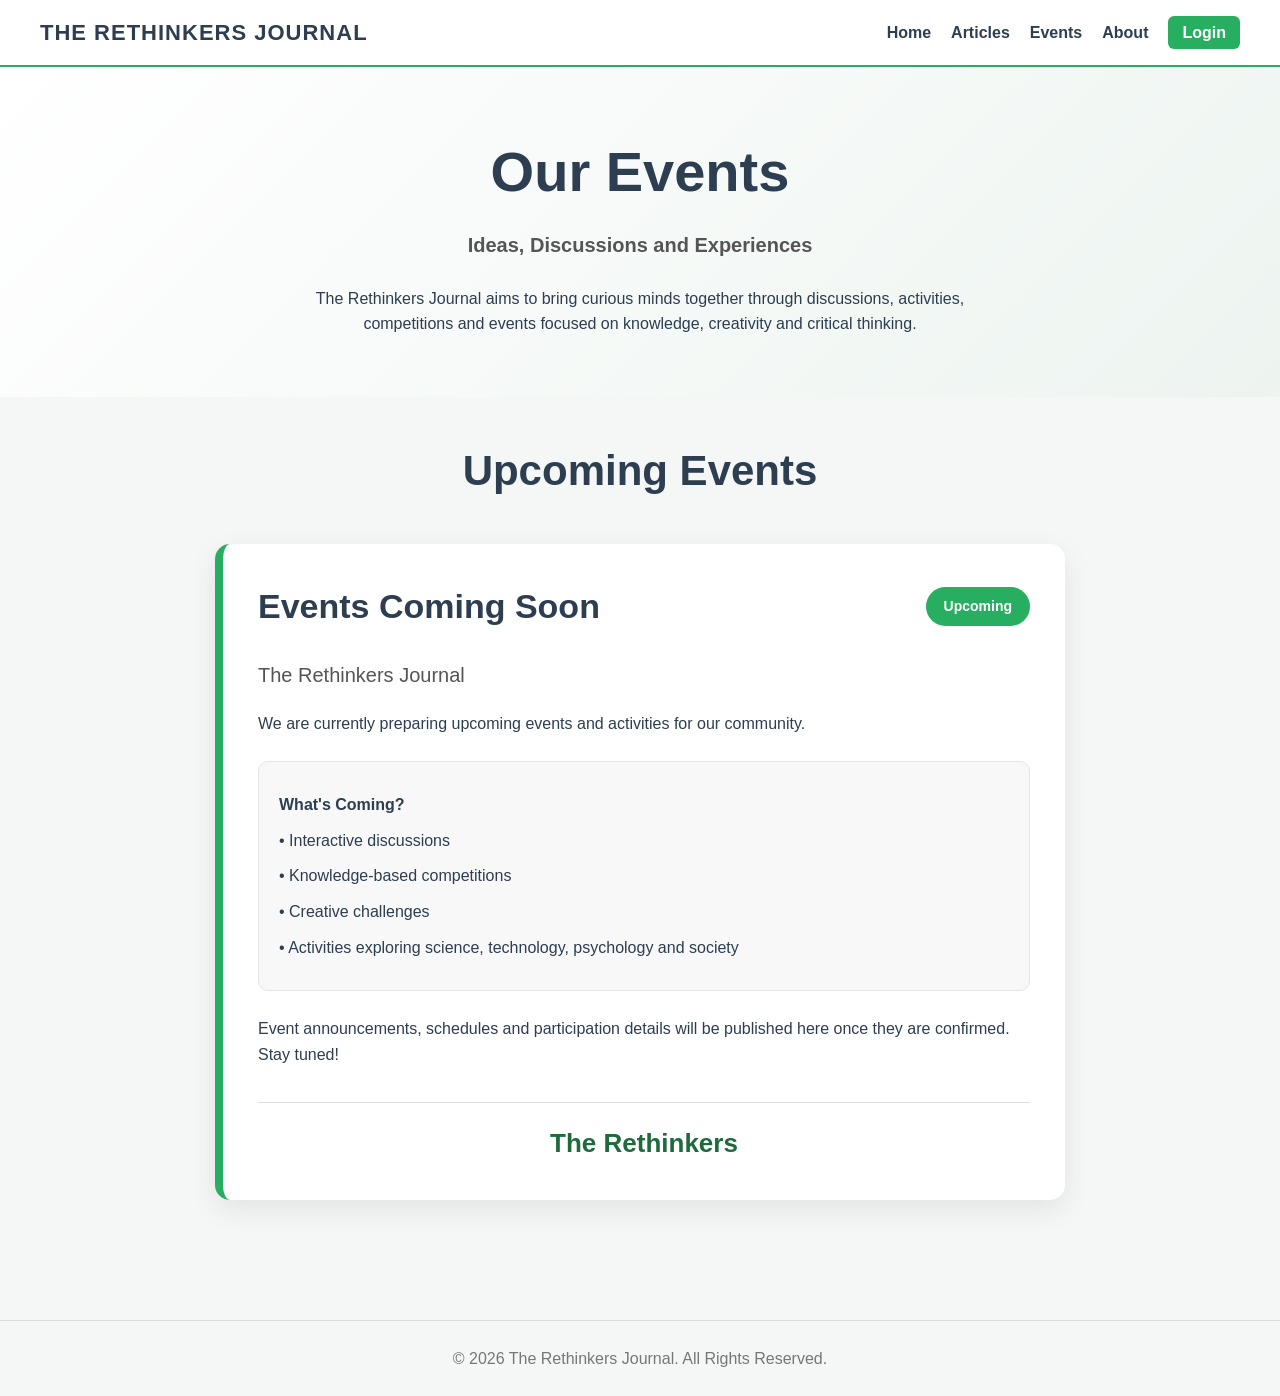
<file: events.html>
<!DOCTYPE html>
<html lang="en">

<head>
    <meta charset="UTF-8">
    <meta name="viewport" content="width=device-width, initial-scale=1.0">

    <title>Upcoming Events | The Rethinkers Journal</title>

    <!-- Connect existing stylesheet -->
    <link rel="stylesheet" href="style.css">
</head>

<body>

    <!-- NAVIGATION BAR -->
    <nav>

        <div class="logo">
            The Rethinkers Journal
        </div>

        <ul>
            <li><a href="index.html">Home</a></li>
            <li><a href="articles.html">Articles</a></li>
            <li><a href="events.html">Events</a></li>
            <li><a href="about.html">About</a></li>
            <li><a href="login.html" class="login-btn">Login</a></li>
        </ul>

    </nav>


    <!-- PAGE INTRODUCTION -->
    <section class="hero">

        <h1>Our Events</h1>

        <h2>Ideas, Discussions and Experiences</h2>

        <p>
            The Rethinkers Journal aims to bring curious minds together
            through discussions, activities, competitions and events
            focused on knowledge, creativity and critical thinking.
        </p>

    </section>


    <!-- UPCOMING EVENTS SECTION -->
    <section class="featured">

        <h2>Upcoming Events</h2>

        <div class="event-card">

            <div class="event-header">

                <h2>Events Coming Soon</h2>

                <span class="event-status upcoming">
                    Upcoming
                </span>

            </div>

            <p class="event-org">
                The Rethinkers Journal
            </p>

            <p>
                We are currently preparing upcoming events and activities
                for our community.
            </p>

            <div class="event-info">

                <p>
                    <strong>What's Coming?</strong>
                </p>

                <p>
                    • Interactive discussions
                </p>

                <p>
                    • Knowledge-based competitions
                </p>

                <p>
                    • Creative challenges
                </p>

                <p>
                    • Activities exploring science, technology,
                    psychology and society
                </p>

            </div>

            <p>
                Event announcements, schedules and participation
                details will be published here once they are confirmed.
                Stay tuned!
            </p>

            <div class="event-footer">
                The Rethinkers
            </div>

        </div>

    </section>


    <!-- FOOTER -->
    <footer>

        <p>
            © 2026 The Rethinkers Journal.
            All Rights Reserved.
        </p>

    </footer>

</body>

</html>
</file>
<file: style.css>
/* ==========================
   RESET
========================== */

*{
    margin:0;
    padding:0;
    box-sizing:border-box;
    font-family:'Segoe UI',Tahoma,Geneva,Verdana,sans-serif;
}

/* ==========================
   BODY
========================== */

body{
    background:#f4f7f6;
    color:#2c3e50;
    line-height:1.6;
}

/* ==========================
   NAVBAR
========================== */

nav{
    display:flex;
    justify-content:space-between;
    align-items:center;
    padding:15px 40px;
    background:#fff;
    border-bottom:2px solid #27ae60;
    position:sticky;
    top:0;
    z-index:1000;
}

.logo{
    font-size:22px;
    font-weight:bold;
    letter-spacing:1px;
    text-transform:uppercase;
}

nav ul{
    display:flex;
    list-style:none;
    gap:20px;
}

nav ul li a{
    text-decoration:none;
    color:#2c3e50;
    font-weight:600;
    transition:.3s;
}

nav ul li a:hover{
    color:#27ae60;
}

/* ==========================
   LOGIN BUTTON
========================== */

.login-btn{
    background:#27ae60;
    color:white!important;
    padding:8px 14px;
    border-radius:6px;
    transition:.3s;
}

.login-btn:hover{
    background:transparent;
    border:2px solid #27ae60;
    color:#27ae60!important;
}

/* ==========================
   HERO
========================== */

.hero{
    text-align:center;
    padding:60px 20px 35px;
    background:linear-gradient(135deg,#ffffff,#edf4f0);
}

.hero h1{
    font-size:56px;
    margin-bottom:12px;
}

.hero h2{
    font-size:20px;
    color:#555;
}

.hero p{
    max-width:700px;
    margin:25px auto;
}

/* ==========================
   HERO BUTTONS
========================== */

.hero-buttons{
    display:flex;
    flex-direction:column;
    align-items:center;
    gap:15px;
    margin-top:20px;
}

/* ==========================
   BUTTON
========================== */

.btn{
    display:inline-block;
    background:#27ae60;
    color:white;
    padding:12px 24px;
    border-radius:8px;
    text-decoration:none;
    font-weight:600;
    transition:.3s;
}

.btn:hover{
    background:#219150;
    transform:translateY(-2px);
}

/* ==========================
   SECTIONS
========================== */

.featured{
    padding:40px 20px;
    text-align:center;
}

.featured h2{
    font-size:42px;
    margin-bottom:30px;
}

/* ==========================
   CARDS
========================== */

.cards{
    display:grid;
    grid-template-columns:repeat(auto-fit,minmax(220px,1fr));
    gap:20px;
    max-width:1200px;
    margin:auto;
}

.card{
    background:white;
    padding:25px;
    border-radius:12px;
    border:1px solid #e5e5e5;
    cursor:pointer;
    transition:.3s;
}

.card:hover{
    transform:translateY(-5px);
    border-color:#27ae60;
    box-shadow:0 10px 25px rgba(0,0,0,.08);
}

.card h3{
    margin-bottom:15px;
}

/* ======================================================
                EVENTS / NOTICE DESIGN
====================================================== */

.event-card{
    max-width:850px;
    margin:40px auto;
    background:white;
    border-radius:15px;
    padding:35px;
    border-left:8px solid #27ae60;
    box-shadow:0 10px 30px rgba(0,0,0,.08);
    text-align:left;
}

.event-header{
    display:flex;
    justify-content:space-between;
    align-items:center;
    flex-wrap:wrap;
    gap:15px;
    margin-bottom:25px;
}

.event-header h2{
    font-size:34px;
    color:#2c3e50;
    margin:0;
}

.event-status{
    padding:8px 18px;
    border-radius:20px;
    font-size:14px;
    font-weight:bold;
}

.upcoming{
    background:#27ae60;
    color:white;
}

.live{
    background:#e67e22;
    color:white;
}

.completed{
    background:#7f8c8d;
    color:white;
}

.event-org{
    font-size:20px;
    color:#555;
    margin-bottom:20px;
}

.event-info{
    background:#f8f8f8;
    border:1px solid #e5e5e5;
    border-radius:10px;
    padding:20px;
    margin:25px 0;
}

.event-info p{
    margin:10px 0;
}

.deadline{
    background:#27ae60;
    color:white;
    text-align:center;
    padding:16px;
    font-size:22px;
    font-weight:bold;
    border-radius:8px;
    margin:30px 0;
}

.event-footer{
    margin-top:35px;
    padding-top:20px;
    border-top:1px solid #ddd;
    text-align:center;
    font-size:26px;
    color:#1e6a3d;
    font-weight:bold;
}

.event-buttons{
    display:flex;
    gap:15px;
    margin-top:30px;
    flex-wrap:wrap;
}

.event-buttons a{
    background:#27ae60;
    color:white;
    text-decoration:none;
    padding:12px 22px;
    border-radius:8px;
    transition:.3s;
}

.event-buttons a:hover{
    background:#219150;
}

.event-image{
    width:100%;
    border-radius:12px;
    margin-bottom:25px;
}

/* ==========================
   FOOTER
========================== */

footer{
    text-align:center;
    padding:25px;
    margin-top:40px;
    border-top:1px solid #ddd;
    color:#777;
}

/* ==========================
   MOBILE
========================== */

@media(max-width:768px){

    nav{
        flex-direction:column;
        gap:15px;
    }

    nav ul{
        flex-wrap:wrap;
        justify-content:center;
    }

    .hero h1{
        font-size:40px;
    }

    .hero h2{
        font-size:18px;
    }

    .featured h2{
        font-size:32px;
    }

    .event-header{
        flex-direction:column;
        align-items:flex-start;
    }

    .event-header h2{
        font-size:28px;
    }

    .event-buttons{
        flex-direction:column;
    }

}
</file>
